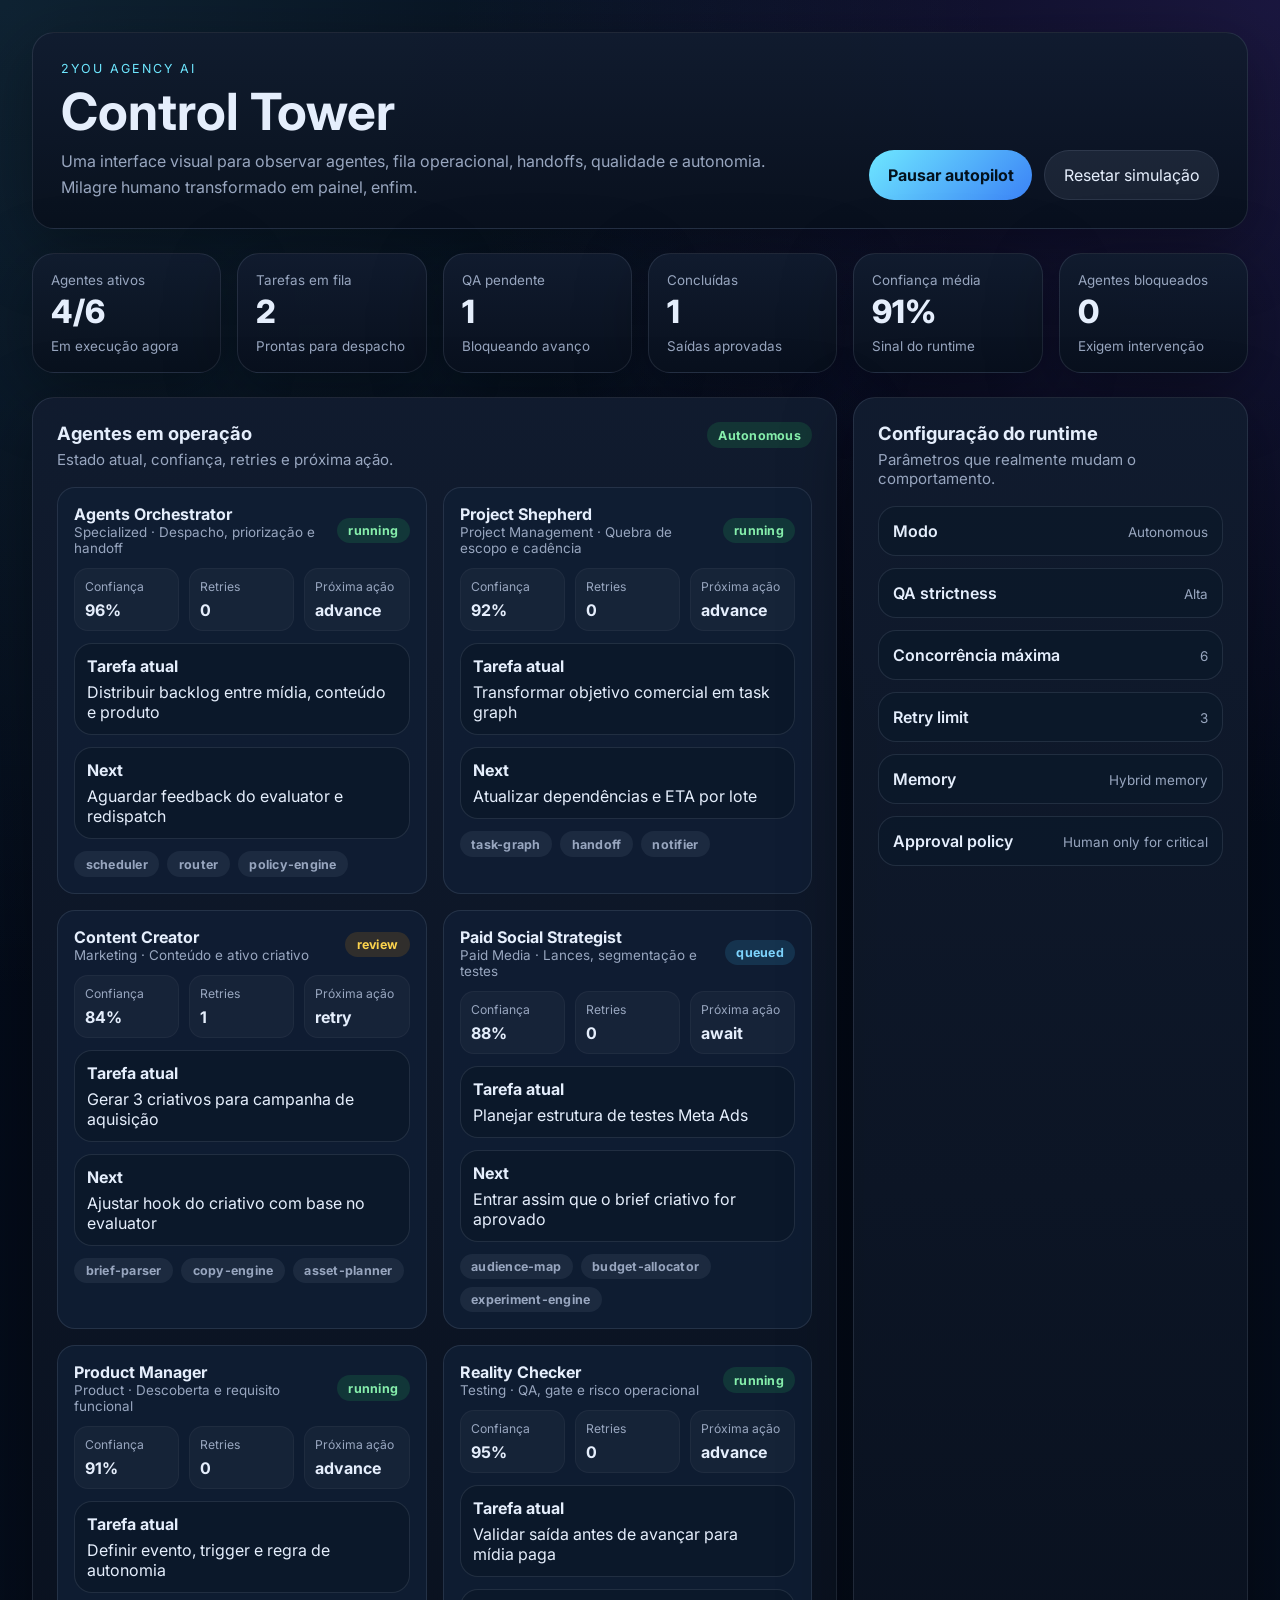
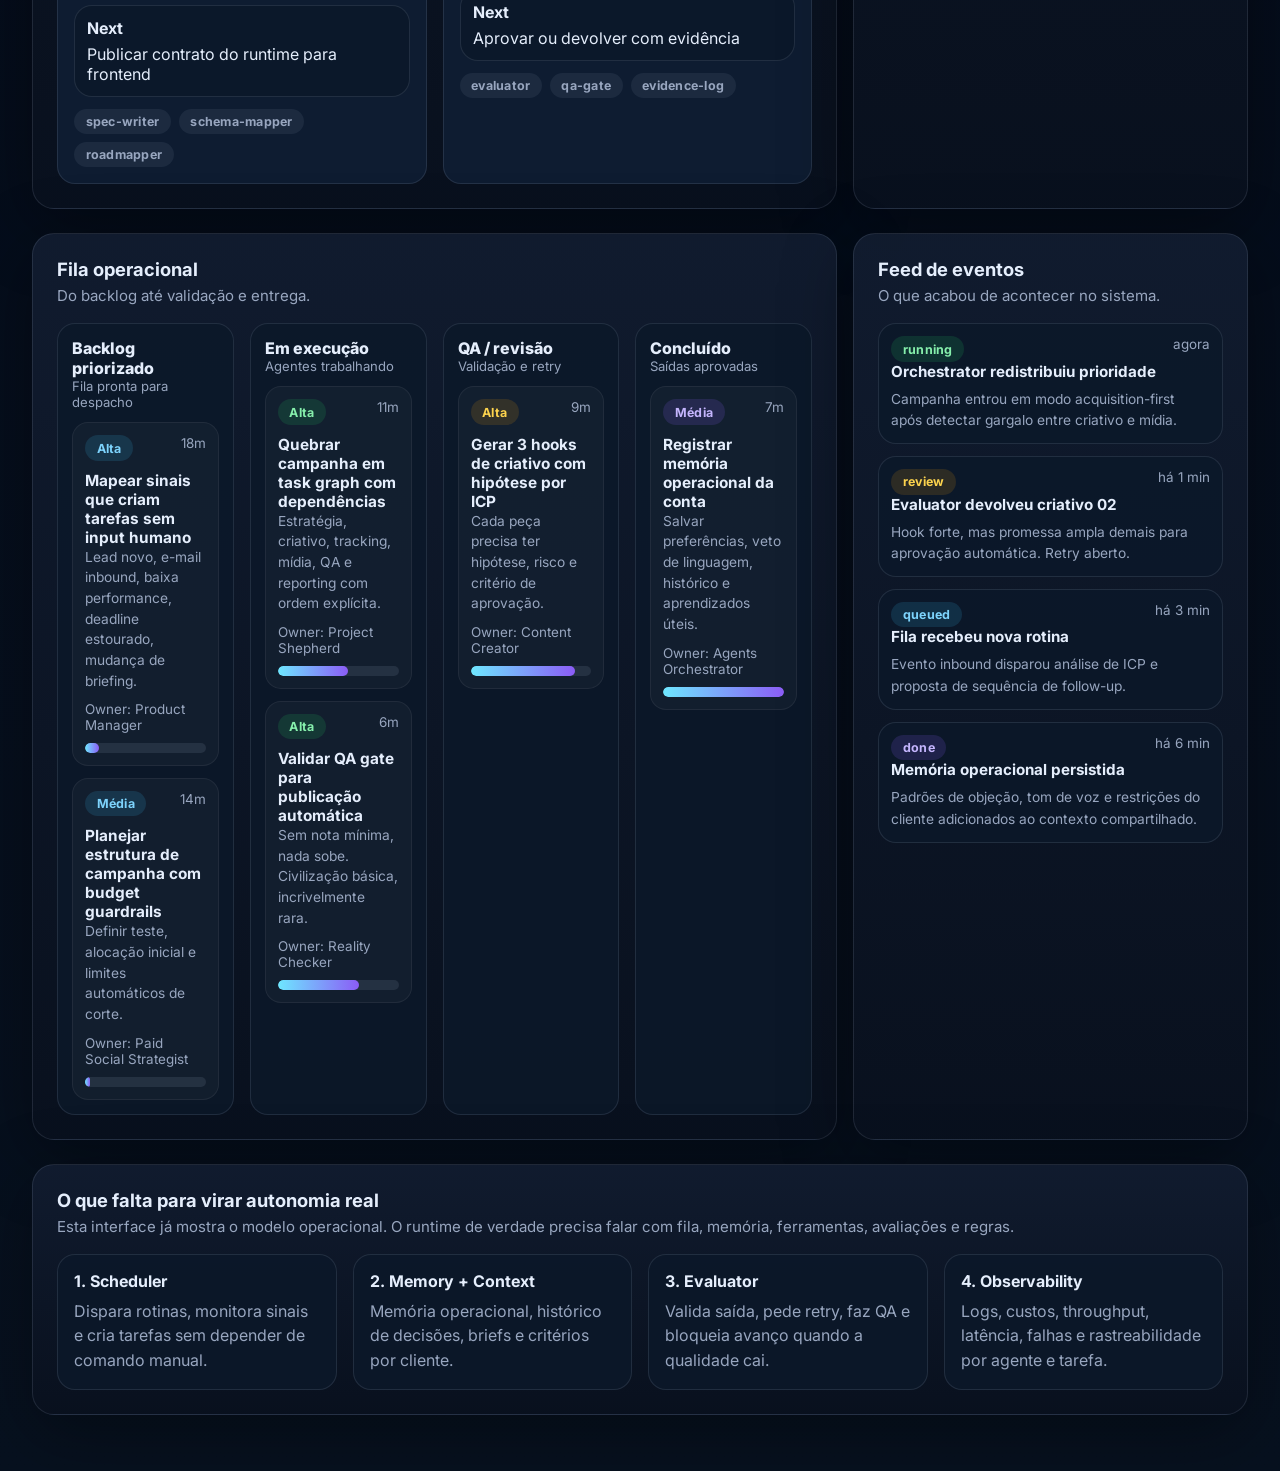
<file: control-tower/index.html>
<!DOCTYPE html>
<html lang="pt-BR">
  <head>
    <meta charset="UTF-8" />
    <meta name="viewport" content="width=device-width, initial-scale=1.0" />
    <title>2YOU Agency AI Control Tower</title>
    <link rel="preconnect" href="https://fonts.googleapis.com" />
    <link rel="preconnect" href="https://fonts.gstatic.com" crossorigin />
    <link
      href="https://fonts.googleapis.com/css2?family=Inter:wght@400;500;600;700;800&display=swap"
      rel="stylesheet"
    />
    <link rel="stylesheet" href="./styles.css" />
  </head>
  <body>
    <div class="shell">
      <header class="hero card">
        <div>
          <div class="eyebrow">2YOU Agency AI</div>
          <h1>Control Tower</h1>
          <p class="hero-copy">
            Uma interface visual para observar agentes, fila operacional, handoffs,
            qualidade e autonomia. Milagre humano transformado em painel, enfim.
          </p>
        </div>
        <div class="hero-actions">
          <button id="autopilotButton" class="primary">Pausar autopilot</button>
          <button id="resetButton" class="secondary">Resetar simulação</button>
        </div>
      </header>

      <section id="kpis" class="kpi-grid"></section>

      <section class="layout-grid">
        <article class="card span-8">
          <div class="section-head">
            <div>
              <h2>Agentes em operação</h2>
              <p>Estado atual, confiança, retries e próxima ação.</p>
            </div>
            <span id="modeBadge" class="pill pill-running">Autonomous</span>
          </div>
          <div id="agentsGrid" class="agents-grid"></div>
        </article>

        <aside class="card span-4">
          <div class="section-head">
            <div>
              <h2>Configuração do runtime</h2>
              <p>Parâmetros que realmente mudam o comportamento.</p>
            </div>
          </div>
          <div id="controlPanel" class="control-list"></div>
        </aside>
      </section>

      <section class="layout-grid">
        <article class="card span-8">
          <div class="section-head">
            <div>
              <h2>Fila operacional</h2>
              <p>Do backlog até validação e entrega.</p>
            </div>
          </div>
          <div id="queueBoard" class="queue-board"></div>
        </article>

        <aside class="card span-4">
          <div class="section-head">
            <div>
              <h2>Feed de eventos</h2>
              <p>O que acabou de acontecer no sistema.</p>
            </div>
          </div>
          <div id="eventFeed" class="event-feed"></div>
        </aside>
      </section>

      <section class="layout-grid">
        <article class="card span-12">
          <div class="section-head">
            <div>
              <h2>O que falta para virar autonomia real</h2>
              <p>
                Esta interface já mostra o modelo operacional. O runtime de verdade
                precisa falar com fila, memória, ferramentas, avaliações e regras.
              </p>
            </div>
          </div>
          <div class="notes-grid">
            <div class="note">
              <h3>1. Scheduler</h3>
              <p>Dispara rotinas, monitora sinais e cria tarefas sem depender de comando manual.</p>
            </div>
            <div class="note">
              <h3>2. Memory + Context</h3>
              <p>Memória operacional, histórico de decisões, briefs e critérios por cliente.</p>
            </div>
            <div class="note">
              <h3>3. Evaluator</h3>
              <p>Valida saída, pede retry, faz QA e bloqueia avanço quando a qualidade cai.</p>
            </div>
            <div class="note">
              <h3>4. Observability</h3>
              <p>Logs, custos, throughput, latência, falhas e rastreabilidade por agente e tarefa.</p>
            </div>
          </div>
        </article>
      </section>
    </div>

    <script src="./app.js"></script>
  </body>
</html>
</file>
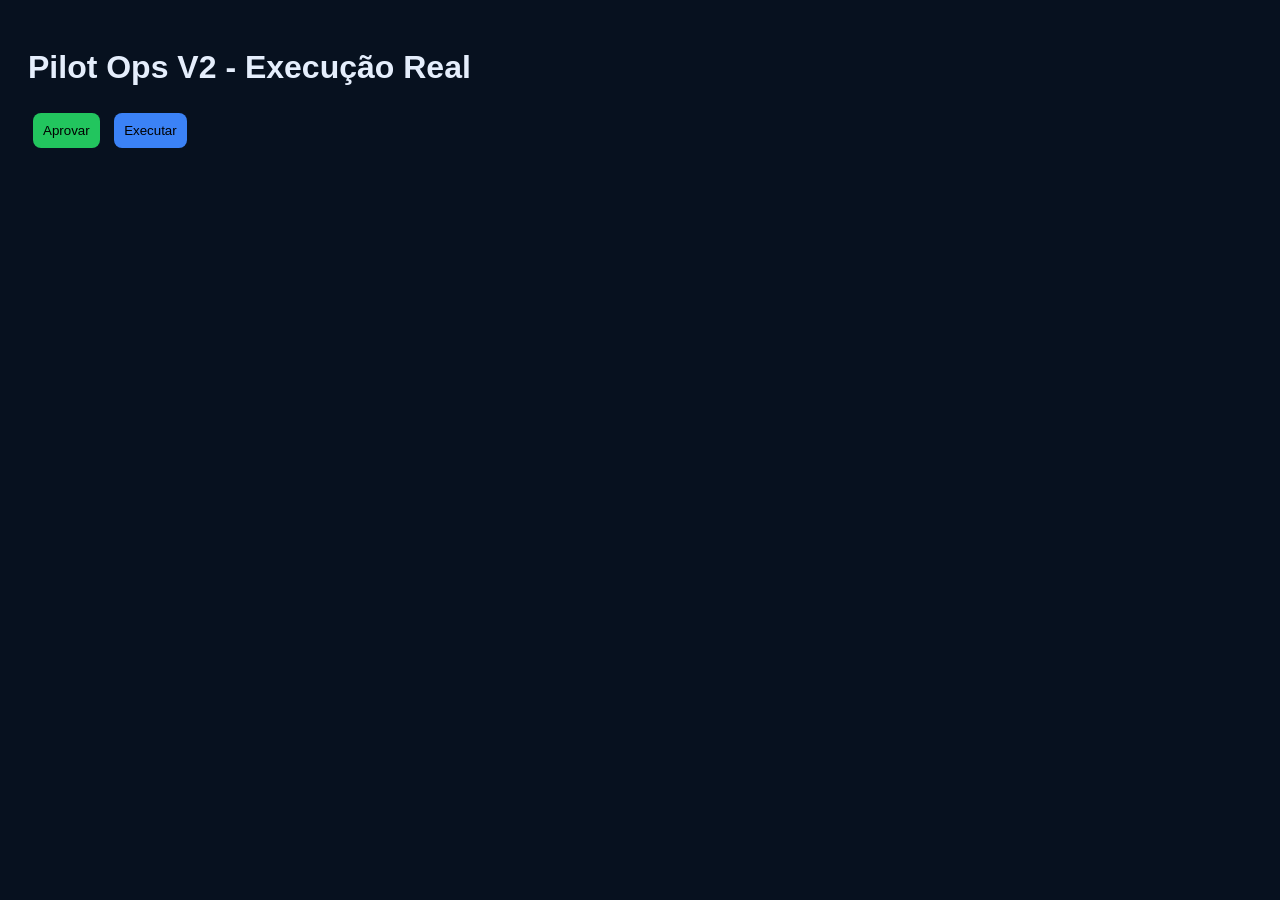
<file: pilot/ops-v2.html>
<!DOCTYPE html>
<html lang="pt-BR">
<head>
<meta charset="UTF-8" />
<title>Pilot Ops V2</title>
<style>
body{font-family:Arial;background:#07111f;color:#e5eefc;padding:20px}
button{padding:10px;margin:5px;border-radius:8px;border:none;cursor:pointer}
.approve{background:#22c55e}
.execute{background:#3b82f6}
</style>
</head>
<body>
<h1>Pilot Ops V2 - Execução Real</h1>

<button class="approve" onclick="approve()">Aprovar</button>
<button class="execute" onclick="executeJob()">Executar</button>

<pre id="output"></pre>

<script>
async function approve(){
  const res = await fetch('/api/pilot/approve',{
    method:'POST',
    headers:{'Content-Type':'application/json'},
    body:JSON.stringify({job_id:'job_campaign_ops_001'})
  });
  const json = await res.json();
  document.getElementById('output').innerText = JSON.stringify(json,null,2);
}

async function executeJob(){
  const res = await fetch('/api/pilot/execute',{
    method:'POST',
    headers:{'Content-Type':'application/json'},
    body:JSON.stringify({job_id:'job_campaign_ops_001',executor_id:'executor_github_preview'})
  });
  const json = await res.json();
  document.getElementById('output').innerText = JSON.stringify(json,null,2);
}
</script>
</body>
</html>
</file>
<file: control-tower/styles.css>
:root {
  --bg: #07111f;
  --bg-soft: #0d1a2d;
  --panel: rgba(12, 24, 42, 0.88);
  --panel-2: rgba(16, 30, 52, 0.92);
  --line: rgba(148, 163, 184, 0.16);
  --text: #e5eefc;
  --muted: #98a6bf;
  --accent: #6ee7ff;
  --accent-2: #8b5cf6;
  --good: #22c55e;
  --warn: #f59e0b;
  --bad: #ef4444;
  --info: #38bdf8;
  --radius: 22px;
  --shadow: 0 18px 70px rgba(0, 0, 0, 0.35);
}

* {
  box-sizing: border-box;
}

body {
  margin: 0;
  font-family: Inter, system-ui, sans-serif;
  background:
    radial-gradient(circle at top left, rgba(110, 231, 255, 0.12), transparent 30%),
    radial-gradient(circle at top right, rgba(139, 92, 246, 0.18), transparent 25%),
    linear-gradient(180deg, #020817 0%, #07111f 100%);
  color: var(--text);
}

button {
  font: inherit;
  border: 0;
  border-radius: 999px;
  padding: 0.9rem 1.15rem;
  cursor: pointer;
  transition: transform 0.18s ease, opacity 0.18s ease;
}

button:hover {
  transform: translateY(-1px);
}

button.primary {
  background: linear-gradient(135deg, var(--accent), #3b82f6);
  color: #03111d;
  font-weight: 700;
}

button.secondary {
  background: rgba(148, 163, 184, 0.12);
  color: var(--text);
  border: 1px solid rgba(148, 163, 184, 0.15);
}

.shell {
  max-width: 1440px;
  margin: 0 auto;
  padding: 32px;
}

.card {
  background: linear-gradient(180deg, rgba(17, 28, 47, 0.96), rgba(9, 17, 30, 0.96));
  border: 1px solid var(--line);
  border-radius: var(--radius);
  box-shadow: var(--shadow);
}

.hero {
  display: flex;
  justify-content: space-between;
  gap: 24px;
  align-items: flex-end;
  padding: 28px;
  margin-bottom: 24px;
}

.eyebrow {
  font-size: 0.78rem;
  color: var(--accent);
  text-transform: uppercase;
  letter-spacing: 0.16em;
  margin-bottom: 10px;
}

.hero h1 {
  margin: 0;
  font-size: clamp(2rem, 4vw, 3.7rem);
  line-height: 1;
}

.hero-copy {
  max-width: 760px;
  margin: 12px 0 0;
  color: var(--muted);
  font-size: 1rem;
  line-height: 1.6;
}

.hero-actions {
  display: flex;
  gap: 12px;
  flex-wrap: wrap;
}

.kpi-grid,
.layout-grid,
.notes-grid,
.agents-grid,
.queue-board {
  display: grid;
  gap: 16px;
}

.kpi-grid {
  grid-template-columns: repeat(6, minmax(0, 1fr));
  margin-bottom: 24px;
}

.kpi-card {
  padding: 18px;
}

.kpi-label {
  color: var(--muted);
  font-size: 0.84rem;
  margin-bottom: 8px;
}

.kpi-value {
  font-size: 2rem;
  font-weight: 800;
  line-height: 1;
}

.kpi-foot {
  margin-top: 10px;
  color: var(--muted);
  font-size: 0.84rem;
}

.layout-grid {
  grid-template-columns: repeat(12, minmax(0, 1fr));
  margin-bottom: 24px;
}

.span-12 { grid-column: span 12; }
.span-8 { grid-column: span 8; }
.span-4 { grid-column: span 4; }

.section-head {
  display: flex;
  align-items: flex-start;
  justify-content: space-between;
  gap: 12px;
  margin-bottom: 18px;
}

.section-head h2 {
  margin: 0 0 6px;
  font-size: 1.15rem;
}

.section-head p {
  margin: 0;
  color: var(--muted);
  font-size: 0.94rem;
}

.card > .section-head,
.card > .agents-grid,
.card > .control-list,
.card > .queue-board,
.card > .event-feed,
.card > .notes-grid {
  padding-left: 24px;
  padding-right: 24px;
}

.card > .section-head {
  padding-top: 24px;
}

.card > .notes-grid,
.card > .event-feed,
.card > .queue-board,
.card > .agents-grid,
.card > .control-list {
  padding-bottom: 24px;
}

.agents-grid {
  grid-template-columns: repeat(2, minmax(0, 1fr));
}

.agent-card {
  background: var(--panel-2);
  border: 1px solid var(--line);
  border-radius: 18px;
  padding: 16px;
}

.agent-head,
.agent-meta,
.task-card-head,
.feed-item-head,
.control-row {
  display: flex;
  justify-content: space-between;
  gap: 12px;
}

.agent-head {
  align-items: center;
  margin-bottom: 12px;
}

.agent-title {
  font-weight: 700;
}

.agent-subtitle,
.feed-time,
.task-meta,
.control-row span:last-child {
  color: var(--muted);
  font-size: 0.84rem;
}

.agent-body {
  display: grid;
  gap: 12px;
}

.agent-stat-row {
  display: grid;
  grid-template-columns: repeat(3, minmax(0, 1fr));
  gap: 10px;
}

.mini-stat {
  background: rgba(255, 255, 255, 0.03);
  border: 1px solid rgba(255, 255, 255, 0.04);
  border-radius: 14px;
  padding: 10px;
}

.mini-stat .label {
  color: var(--muted);
  font-size: 0.76rem;
}

.mini-stat .value {
  margin-top: 6px;
  font-weight: 700;
}

.agent-task,
.control-block,
.queue-column,
.note,
.feed-item {
  background: var(--panel);
  border: 1px solid var(--line);
  border-radius: 18px;
}

.agent-task {
  padding: 12px;
}

.agent-task strong {
  display: block;
  margin-bottom: 6px;
}

.tags {
  display: flex;
  flex-wrap: wrap;
  gap: 8px;
}

.pill,
.tag {
  display: inline-flex;
  align-items: center;
  gap: 6px;
  border-radius: 999px;
  padding: 0.32rem 0.72rem;
  font-size: 0.78rem;
  font-weight: 700;
  letter-spacing: 0.02em;
}

.tag {
  background: rgba(148, 163, 184, 0.1);
  color: var(--muted);
}

.pill-running { background: rgba(34, 197, 94, 0.15); color: #86efac; }
.pill-queued { background: rgba(56, 189, 248, 0.14); color: #7dd3fc; }
.pill-review { background: rgba(245, 158, 11, 0.14); color: #fcd34d; }
.pill-blocked { background: rgba(239, 68, 68, 0.16); color: #fda4af; }
.pill-done { background: rgba(139, 92, 246, 0.16); color: #c4b5fd; }
.pill-idle { background: rgba(148, 163, 184, 0.14); color: #cbd5e1; }

.control-list {
  display: grid;
  gap: 12px;
}

.control-block {
  padding: 14px;
}

.control-row {
  align-items: baseline;
}

.control-row span:first-child {
  font-weight: 600;
}

.queue-board {
  grid-template-columns: repeat(4, minmax(0, 1fr));
}

.queue-column {
  padding: 14px;
  display: grid;
  gap: 12px;
  align-content: start;
  min-height: 340px;
}

.queue-title {
  font-weight: 800;
}

.queue-subtitle {
  color: var(--muted);
  font-size: 0.82rem;
}

.task-card {
  background: rgba(255, 255, 255, 0.03);
  border: 1px solid rgba(255, 255, 255, 0.06);
  border-radius: 16px;
  padding: 12px;
  display: grid;
  gap: 10px;
}

.task-card h3 {
  margin: 0;
  font-size: 0.96rem;
}

.task-card p {
  margin: 0;
  color: var(--muted);
  font-size: 0.86rem;
  line-height: 1.5;
}

.event-feed {
  display: grid;
  gap: 12px;
  max-height: 720px;
  overflow: auto;
}

.feed-item {
  padding: 12px;
}

.feed-item h3 {
  margin: 0 0 8px;
  font-size: 0.95rem;
}

.feed-item p {
  margin: 0;
  color: var(--muted);
  font-size: 0.86rem;
  line-height: 1.55;
}

.notes-grid {
  grid-template-columns: repeat(4, minmax(0, 1fr));
}

.note {
  padding: 16px;
}

.note h3 {
  margin: 0 0 8px;
  font-size: 1rem;
}

.note p {
  margin: 0;
  color: var(--muted);
  line-height: 1.55;
}

.progress {
  position: relative;
  width: 100%;
  height: 10px;
  border-radius: 999px;
  background: rgba(148, 163, 184, 0.14);
  overflow: hidden;
}

.progress > span {
  display: block;
  height: 100%;
  border-radius: inherit;
  background: linear-gradient(90deg, var(--accent), var(--accent-2));
}

@media (max-width: 1180px) {
  .kpi-grid,
  .notes-grid,
  .queue-board,
  .agents-grid {
    grid-template-columns: repeat(2, minmax(0, 1fr));
  }

  .span-8,
  .span-4 {
    grid-column: span 12;
  }
}

@media (max-width: 720px) {
  .shell {
    padding: 18px;
  }

  .hero {
    flex-direction: column;
    align-items: flex-start;
  }

  .kpi-grid,
  .notes-grid,
  .queue-board,
  .agents-grid {
    grid-template-columns: 1fr;
  }

  .agent-stat-row {
    grid-template-columns: 1fr;
  }
}
</file>
